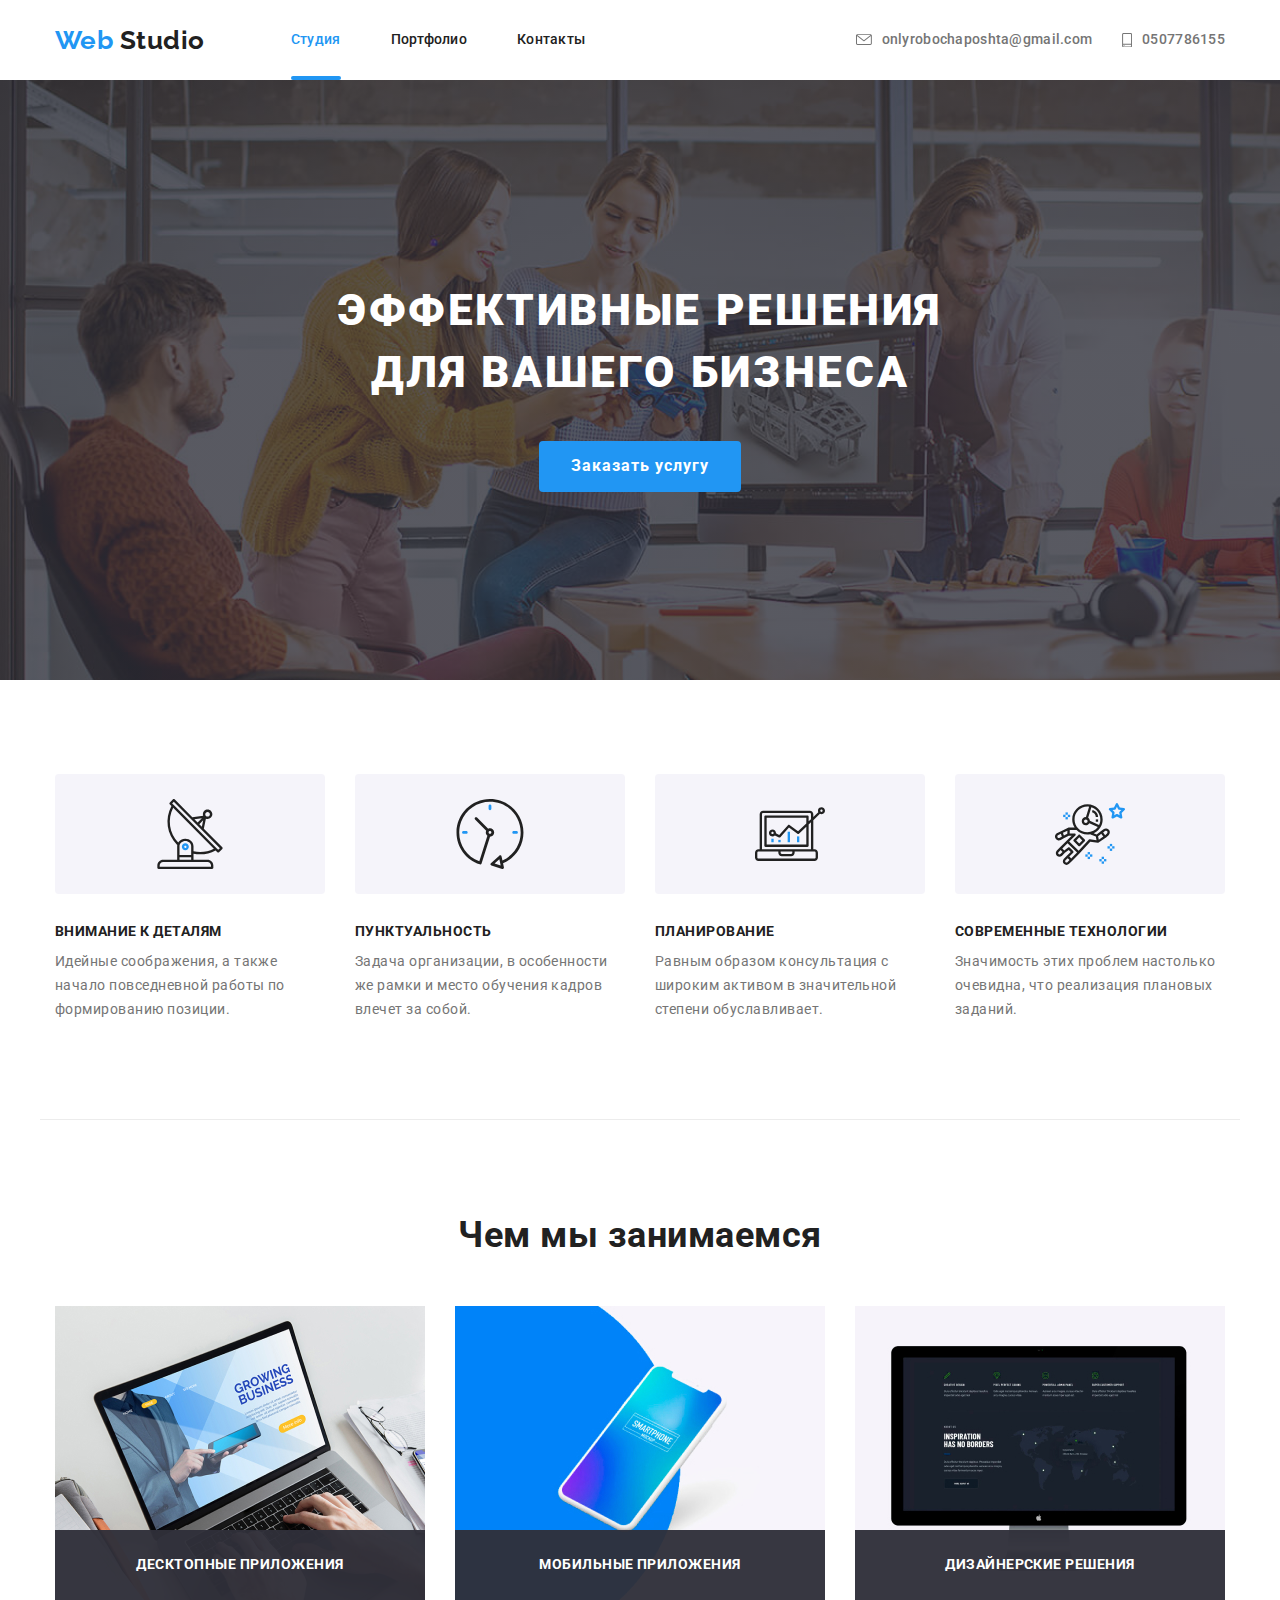
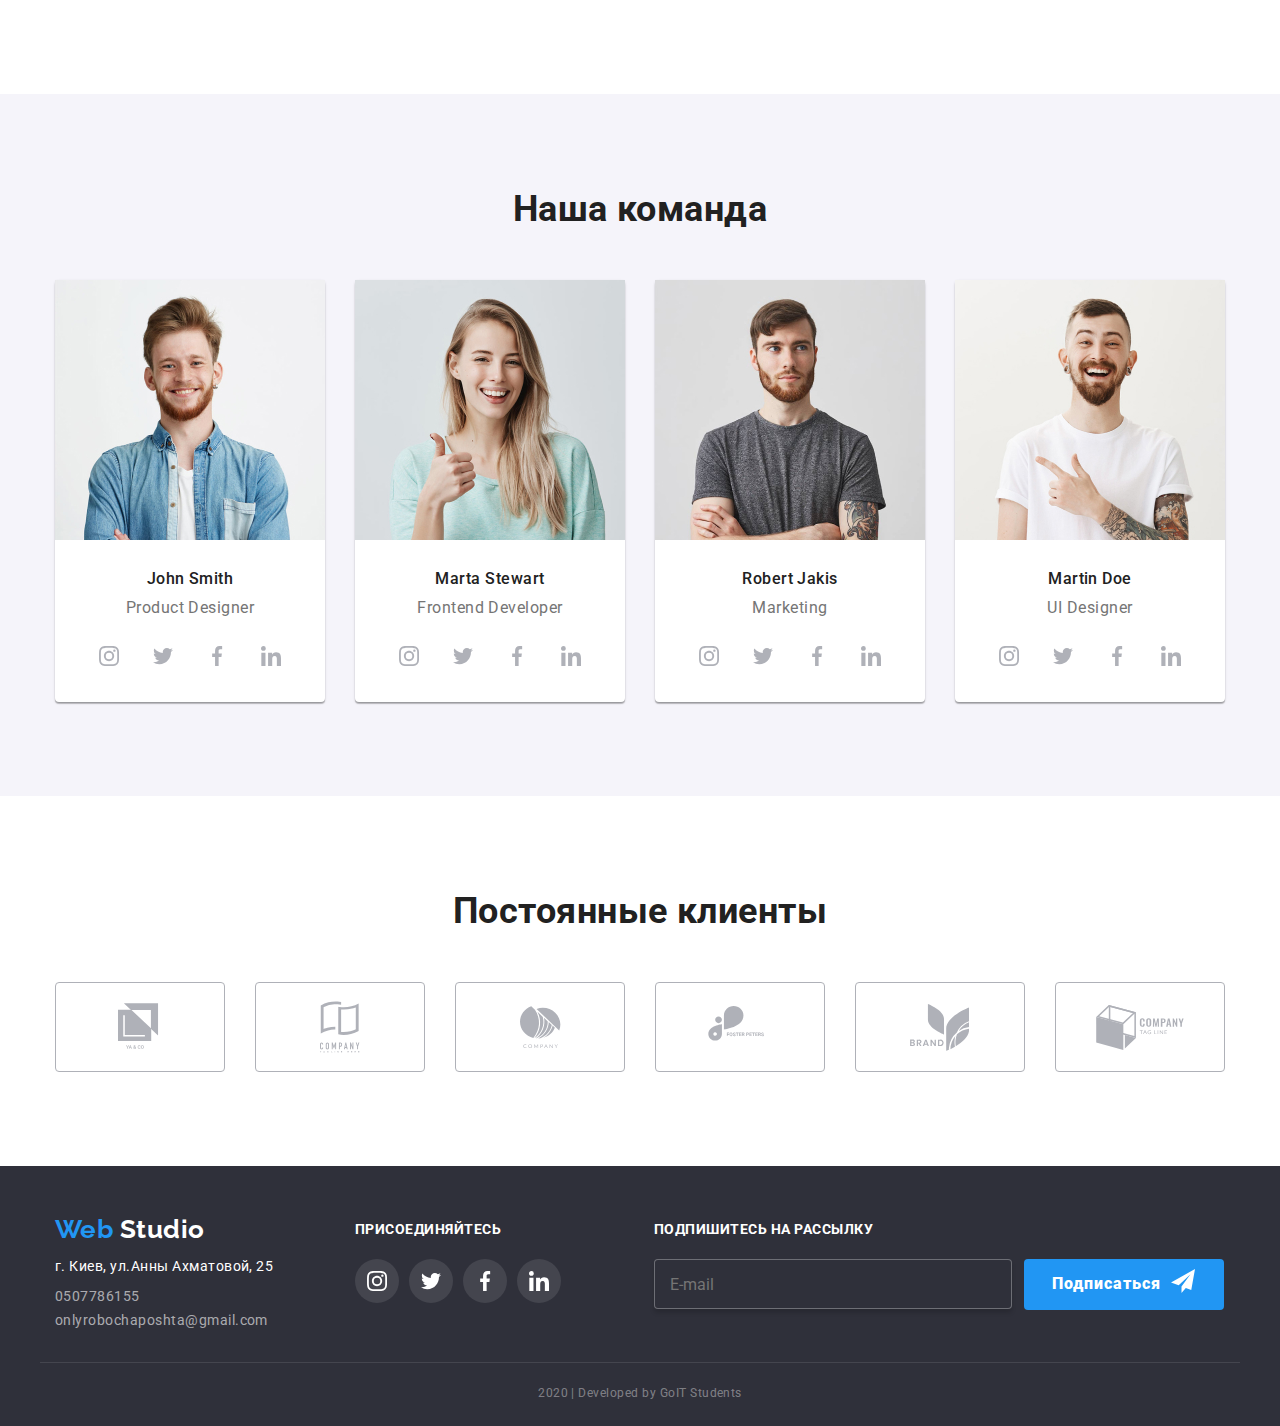
<file: index.html>
<!DOCTYPE html>
<html lang="ru">
  <head>
    <meta charset="UTF-8" />
    <meta name="viewport" content="width=device-width, initial-scale=1.0" />
    <title>Мой ДЗ</title>
    <link
      href="https://fonts.googleapis.com/css2?family=Raleway:wght@700&family=Roboto:wght@400;500;700;900&display=swap"
      rel="stylesheet"
    />
    <link
      rel="stylesheet"
      href="https://cdnjs.cloudflare.com/ajax/libs/modern-normalize/0.6.0/modern-normalize.min.css"
    />
    <link rel="stylesheet" href="./css/mine.min.css" />
  </head>
  <body class="body">
    <header class="page-header">
      <div class="container flex-boxoll flex-boxnav">
        <nav class="flex-boxoll flex-boxnav">
          <a href="./index.html" class="general-a logo">
            <span class="color-logo">Web</span> Studio
          </a>
          <ul class="general-ul nav-list">
            <li class="nav-item">
              <a
                href="./index.html"
                class="general-nav general-a position current"
                >Студия</a
              >
            </li>
            <li class="nav-item">
              <a href="./portfolio.html" class="general-nav general-a"
                >Портфолио</a
              >
            </li>
            <li class="nav-item">
              <a href="" class="general-nav general-a">Контакты</a>
            </li>
          </ul>
        </nav>
        <ul class="general-ul number-info">
          <li class="list-number">
            <a
              href="mailto:onlyrobochaposhta@gmail.com"
              class="number-nav general-a"
            >
              <svg class="mail-icon">
                <use href="./images/spryte.svg#mail"></use>
              </svg>
              onlyrobochaposhta@gmail.com
            </a>
          </li>
          <li class="list-number">
            <a href="tel:0507786155" class="number-nav general-a"
              ><svg class="phone-icon">
                <use href="./images/spryte.svg#phone"></use>
              </svg>
              0507786155
            </a>
          </li>
        </ul>
      </div>
    </header>
    <main>
      <section class="hero">
        <div class="hero-container">
          <h1 class="title-general">эффективные решения для вашего бизнеса</h1>
          <button class="btn" data-modal-open>Заказать услугу</button>
        </div>
      </section>
      <section class="section-one">
        <div class="container">
          <h2 class="hidden-title">О нас</h2>
          <ul class="general-ul general-flex section-oneli">
            <!-- 1 -->
            <li class="about-us">
              <div class="link-block icon-satellite">
                <h3 class="title-text">Внимание к деталям</h3>
                <p class="paragraph-text">
                  Идейные соображения, а также начало повседневной работы по
                  формированию позиции.
                </p>
              </div>
            </li>
            <!-- 2 -->
            <li class="about-us">
              <div class="link-block icon-clock">
                <h3 class="title-text">Пунктуальность</h3>
                <p class="paragraph-text">
                  Задача организации, в особенности же рамки и место обучения
                  кадров влечет за собой.
                </p>
              </div>
            </li>
            <!-- 3 -->
            <li class="about-us">
              <div class="link-block icon-pc">
                <h3 class="title-text">Планирование</h3>
                <p class="paragraph-text">
                  Равным образом консультация с широким активом в значительной
                  степени обуславливает.
                </p>
              </div>
            </li>
            <!-- 4 -->
            <li class="about-us">
              <div class="link-block icon-astronaut">
                <h3 class="title-text">Современные технологии</h3>
                <p class="paragraph-text">
                  Значимость этих проблем настолько очевидна, что реализация
                  плановых заданий.
                </p>
              </div>
            </li>
          </ul>
        </div>
      </section>
      <section class="section-two">
        <div class="container">
          <h2 class="title-h">Чем мы занимаемся</h2>
          <ul class="general-ul general-flex work-list">
            <li class="work-calc">
              <div class="position">
                <img
                  src="./images/img1.jpg"
                  alt="человек работает на ноутбуке"
                  width="370"
                  height="294"
                />
                <div class="text-work">
                  <p class="text-work">Десктопные приложения</p>
                </div>
              </div>
            </li>
            <li class="work-calc">
              <div class="position">
                <img
                  src="./images/img2.jpg"
                  alt="смартфон на котором приложение"
                  width="370"
                  height="294"
                />

                <div class="text-work">
                  <p class="text-work">Мобильные приложения</p>
                </div>
              </div>
            </li>
            <li class="work-calc">
              <div class="position">
                <img
                  src="./images/img3.jpg"
                  alt="персональный компьютер на котором сделан дизайн"
                  width="370"
                  height="294"
                />

                <div class="text-work">
                  <p class="text-work">Дизайнерские решения</p>
                </div>
              </div>
            </li>
          </ul>
        </div>
      </section>
      <section class="section-three">
        <div class="container">
          <h2 class="title-h">Наша команда</h2>
          <ul class="general-ul general-flex work-list">
            <!-- Джош Сміт -->
            <li class="work-card team-calc">
              <img
                src="./images/photo1.jpg"
                alt="фото Джош Сміт"
                width="270"
                height="260"
              />
              <h3 class="name-people">John Smith</h3>
              <p class="work-people">Product Designer</p>
              <ul class="general-ul social-network">
                <li class="item">
                  <a href="" class="social-box"
                    ><svg class="instagram">
                      <use href="./images/spryte.svg#instagram"></use>
                    </svg>
                  </a>
                </li>
                <li class="item">
                  <a href="" class="social-box"
                    ><svg class="twitter">
                      <use href="./images/spryte.svg#twitter"></use>
                    </svg>
                  </a>
                </li>
                <li class="item">
                  <a href="" class="social-box"
                    ><svg class="facebook">
                      <use href="./images/spryte.svg#facebook"></use>
                    </svg>
                  </a>
                </li>
                <li class="item">
                  <a href="" class="social-box"
                    ><svg class="linkedin">
                      <use href="./images/spryte.svg#linkedin"></use>
                    </svg>
                  </a>
                </li>
              </ul>
            </li>
            <!-- Марта Стеварт -->
            <li class="work-card team-calc">
              <img
                src="./images/photo2.jpg"
                alt="фото Марта Стеварт"
                width="270"
                height="260"
              />
              <h3 class="name-people">Marta Stewart</h3>
              <p class="work-people">Frontend Developer</p>
              <ul class="general-ul social-network">
                <li class="item">
                  <a href="" class="social-box"
                    ><svg class="instagram">
                      <use href="./images/spryte.svg#instagram"></use>
                    </svg>
                  </a>
                </li>
                <li class="item">
                  <a href="" class="social-box"
                    ><svg class="twitter">
                      <use href="./images/spryte.svg#twitter"></use>
                    </svg>
                  </a>
                </li>
                <li class="item">
                  <a href="" class="social-box"
                    ><svg class="facebook">
                      <use href="./images/spryte.svg#facebook"></use>
                    </svg>
                  </a>
                </li>
                <li class="item">
                  <a href="" class="social-box"
                    ><svg class="linkedin">
                      <use href="./images/spryte.svg#linkedin"></use>
                    </svg>
                  </a>
                </li>
              </ul>
            </li>
            <!-- Роберт Джахис -->
            <li class="work-card team-calc">
              <img
                src="./images/photo3.jpg"
                alt="фото Роберт Джахис"
                width="270"
                height="260"
              />
              <h3 class="name-people">Robert Jakis</h3>
              <p class="work-people">Marketing</p>
              <ul class="general-ul social-network">
                <li class="item">
                  <a href="" class="social-box"
                    ><svg class="instagram">
                      <use href="./images/spryte.svg#instagram"></use>
                    </svg>
                  </a>
                </li>
                <li class="item">
                  <a href="" class="social-box"
                    ><svg class="twitter">
                      <use href="./images/spryte.svg#twitter"></use>
                    </svg>
                  </a>
                </li>
                <li class="item">
                  <a href="" class="social-box"
                    ><svg class="facebook">
                      <use href="./images/spryte.svg#facebook"></use>
                    </svg>
                  </a>
                </li>
                <li class="item">
                  <a href="" class="social-box"
                    ><svg class="linkedin">
                      <use href="./images/spryte.svg#linkedin"></use>
                    </svg>
                  </a>
                </li>
              </ul>
            </li>
            <!-- Мартин Дуе -->
            <li class="work-card team-calc">
              <img
                src="./images/photo4.jpg"
                alt="фото Мартин Дуе"
                width="270"
                height="260"
              />
              <h3 class="name-people">Martin Doe</h3>
              <p class="work-people">UI Designer</p>
              <ul class="general-ul social-network">
                <li class="item">
                  <a href="" class="social-box"
                    ><svg class="instagram">
                      <use href="./images/spryte.svg#instagram"></use>
                    </svg>
                  </a>
                </li>
                <li class="item">
                  <a href="" class="social-box"
                    ><svg class="twitter">
                      <use href="./images/spryte.svg#twitter"></use>
                    </svg>
                  </a>
                </li>
                <li class="item">
                  <a href="" class="social-box"
                    ><svg class="facebook">
                      <use href="./images/spryte.svg#facebook"></use>
                    </svg>
                  </a>
                </li>
                <li class="item">
                  <a href="" class="social-box"
                    ><svg class="linkedin">
                      <use href="./images/spryte.svg#linkedin"></use>
                    </svg>
                  </a>
                </li>
              </ul>
            </li>
          </ul>
        </div>
      </section>
      <section class="section-four">
        <div class="container">
          <h2 class="title-h">Постоянные клиенты</h2>
          <ul class="general-ul company">
            <li class="item-company">
              <a href="" class="general-a company-border">
                <svg class="logo-one">
                  <use href="./images/spryte.svg#logo-1"></use>
                </svg>
              </a>
            </li>
            <li class="item-company">
              <a href="" class="general-a company-border">
                <svg class="logo-two">
                  <use href="./images/spryte.svg#logo-2"></use>
                </svg>
              </a>
            </li>
            <li class="item-company">
              <a href="" class="general-a company-border">
                <svg class="logo-three">
                  <use href="./images/spryte.svg#logo-3"></use>
                </svg>
              </a>
            </li>
            <li class="item-company">
              <a href="" class="general-a company-border">
                <svg class="logo-four">
                  <use href="./images/spryte.svg#logo-4"></use>
                </svg>
              </a>
            </li>
            <li class="item-company">
              <a href="" class="general-a company-border">
                <svg class="logo-five">
                  <use href="./images/spryte.svg#logo-5"></use>
                </svg>
              </a>
            </li>
            <li class="item-company">
              <a href="" class="general-a company-border">
                <svg class="logo-six">
                  <use href="./images/spryte.svg#logo-6"></use>
                </svg>
              </a>
            </li>
          </ul>
        </div>
      </section>
    </main>
    <footer class="bg-footer">
      <div class="container flex-footer">
        <div class="adrfooter-div">
          <a href="./index.html" class="general-a logo">
            <span class="color-logo">Web</span> Studio</a
          >
          <address class="general-address">
            <p class="street">г. Киев, ул.Анны Ахматовой, 25</p>
            <ul class="general-ul address-ul">
              <li>
                <a href="tel:0507786155" class="general-a number-footer"
                  >0507786155</a
                >
              </li>
              <li>
                <a
                  href="mailto:onlyrobochaposhta@gmail.com"
                  class="general-a number-footer"
                >
                  onlyrobochaposhta@gmail.com
                </a>
              </li>
            </ul>
          </address>
        </div>
        <div class="footer-m">
          <h2 class="footer-heading">присоединяйтесь</h2>
          <ul class="general-ul general-flex">
            <li class="item">
              <a href="" class="general-a fsocial-box">
                <svg class="instagram-two">
                  <use href="./images/spryte.svg#instagram-2"></use>
                </svg>
              </a>
            </li>
            <li class="item">
              <a href="" class="general-a fsocial-box">
                <svg class="twitter-two">
                  <use href="./images/spryte.svg#twitter-2"></use>
                </svg>
              </a>
            </li>
            <li class="item">
              <a href="" class="general-a fsocial-box">
                <svg class="facebook-two">
                  <use href="./images/spryte.svg#facebook-2"></use>
                </svg>
              </a>
            </li>
            <li class="item">
              <a href="" class="general-a fsocial-box">
                <svg class="linkedin-two">
                  <use href="./images/spryte.svg#linkedin-2"></use>
                </svg>
              </a>
            </li>
          </ul>
        </div>
        <form action="" class="ssfooter-div">
          <h2 class="footer-heading">Подпишитесь на рассылку</h2>
          <div class="flex-sub">
            <label></label>
              <input type="text" name="Email" class="input" placeholder="E-mail"/>
              <button class="footerbtn-text icon-btn">
                Подписаться
              </button> 
              </label>
          </div>
        </form>
      </div>
      <p class="copyright">2020 | Developed by GoIT Students</p>
    </footer>
    <!-- modal -->
    <div role="group" class="modal is-hidden" data-modal>
      <form action="" class="modal-form" autocomplete="off">
        <button class="btn-close" data-modal-close></button>
        <p class="modal-p">Оставьте свои данные, мы вам перезвоним</p>
<ul class="general-ul">
        <li class="form-input">
          <label>
            <input
              type="text"
              name="name"
              placeholder=" "
              class="input-modal"
            /><svg class="images-modal">
              <use href="./images/spryte.svg#name"></use>
            </svg>
            <span class="text-form">Имя</span>
          </label>
        </li>
        <li class="form-input">
          <label>
            <input
              type="tel"
              name="tel"
              placeholder=" "
              class="input-modal"
            /><svg class="images-modal">
              <use href="./images/spryte.svg#tel"></use>
            </svg>
            <span class="text-form">Телефон</span> 
            </label>
        </li>
        <li class="form-input">
          <label>
            <input
              type="email"
              name="email"
              placeholder=" "
              class="input-modal"
            /><svg class="images-modal">
              <use href="./images/spryte.svg#email"></use>
            </svg>
            <span class="text-form">Почта</span> 
          </label>
        </li>
        <li class="form-inputcom">
          <label>
            <textarea name="comment" placeholder=" " class="input-textarea"></textarea>
            <span class="text-formcom">Комментарий</span>
          </label>
        </li>
        <li>
        <label class="policy"
          ><input
            class="policy-input"
            name="policy"
            type="checkbox"
            value="policy"
          />Соглашаюсь с рассылкой и принимаю
          <a href="" class="general-a">Условия договора</a>
          <span class="icon-modal"></span>
        </label>
        </li>
</ul>
        <button type="submit" class="btn-modal">Отправить</button>
      </form>
    </div>
    <script src="./js/modal.js"></script>
  </body>
</html>
</file>
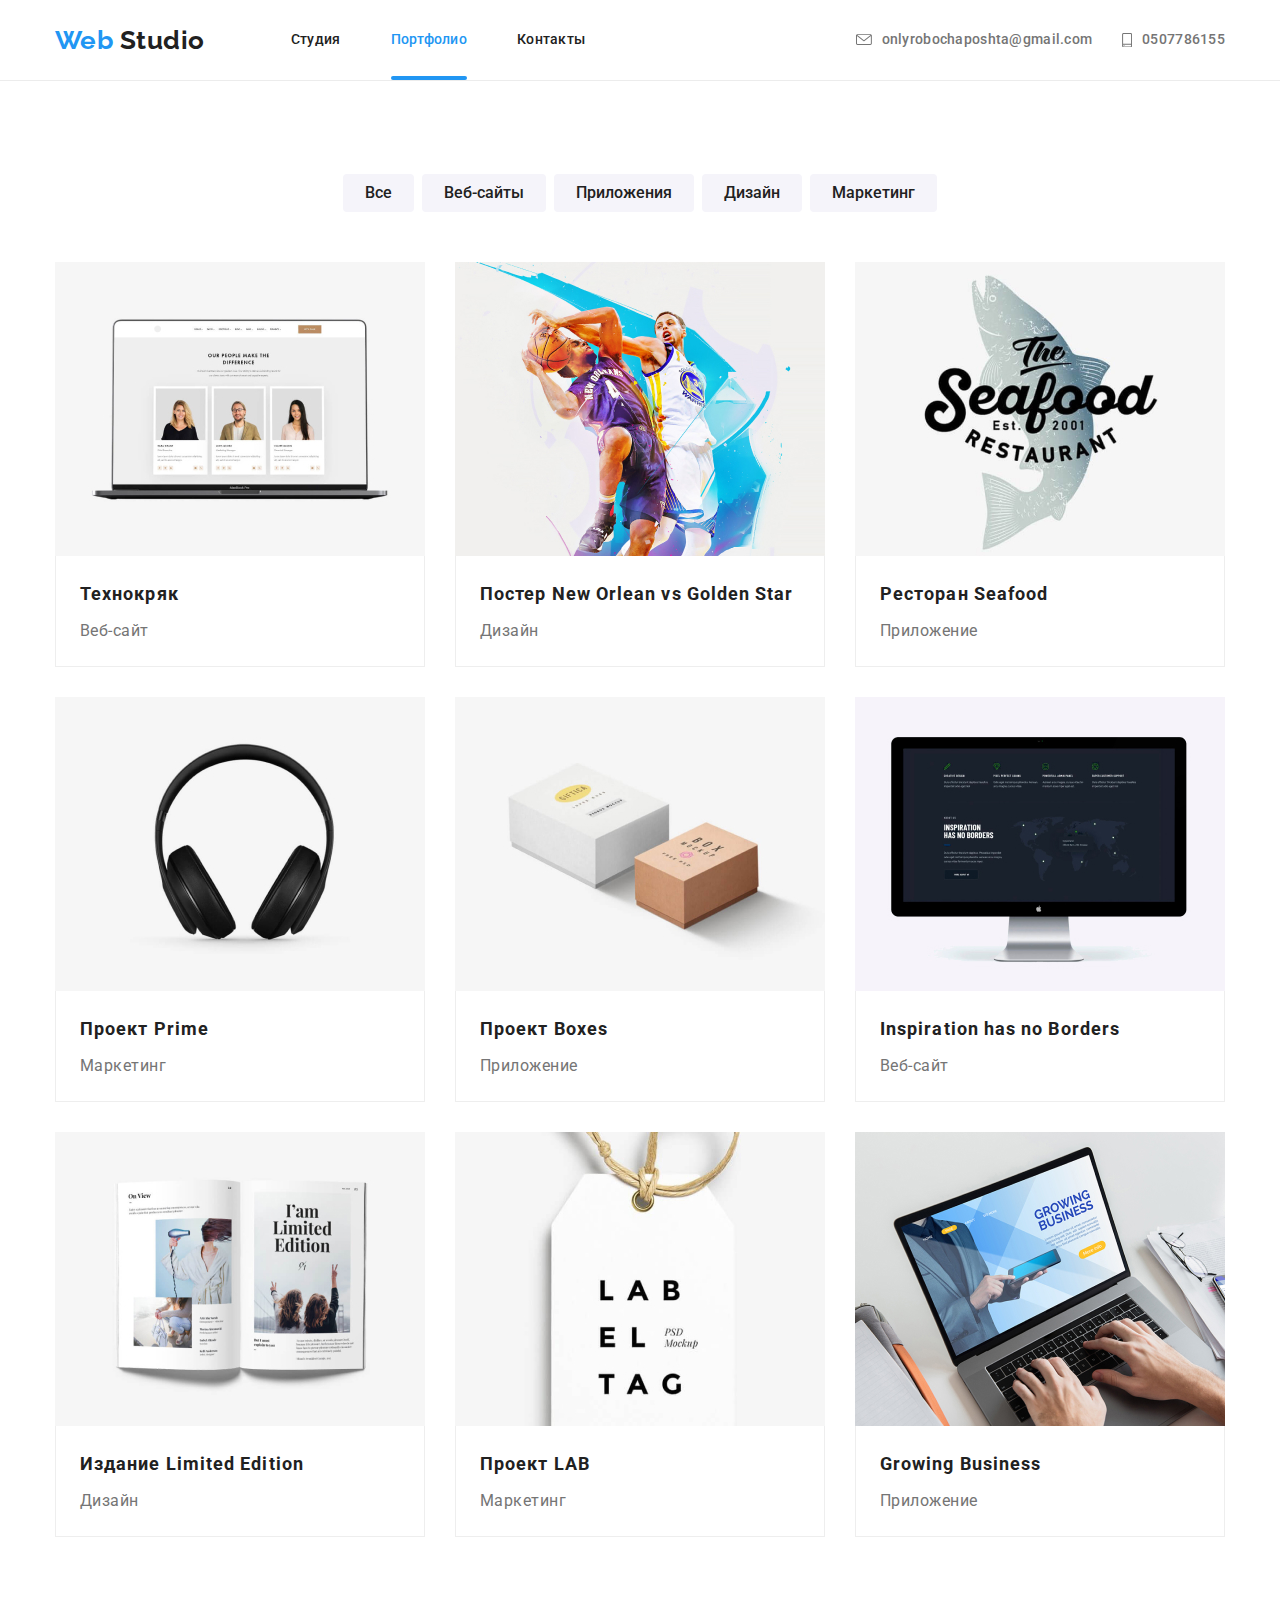
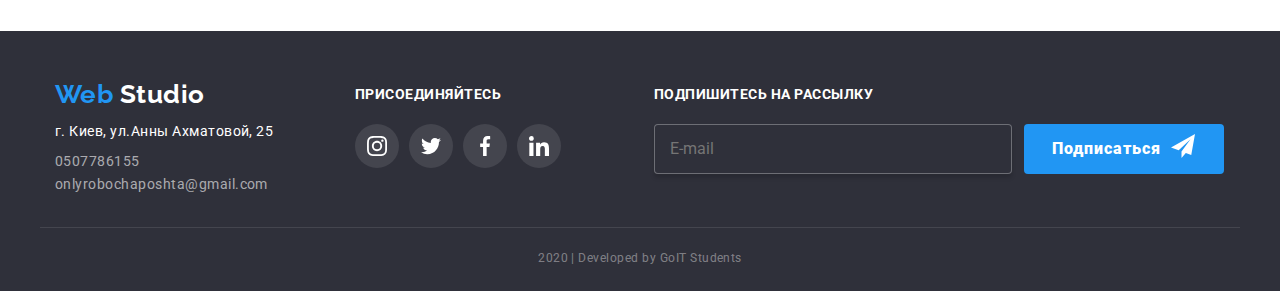
<file: portfolio.html>
<!DOCTYPE html>
<html lang="ru">
  <head>
    <meta charset="UTF-8" />
    <meta name="viewport" content="width=device-width, initial-scale=1.0" />
    <title>Мой ДЗ</title>
    <link
      href="https://fonts.googleapis.com/css2?family=Raleway:wght@700&family=Roboto:wght@400;500;700;900&display=swap"
      rel="stylesheet"
    />
    <link
      rel="stylesheet"
      href="https://cdnjs.cloudflare.com/ajax/libs/modern-normalize/0.6.0/modern-normalize.min.css"
    />
    <link rel="stylesheet" href="./css/mine.min.css" />
  </head>

  <body class="body">
    <header class="header-portfolio">
      <div class="container flex-boxoll flex-boxnav">
        <nav class="flex-boxoll flex-boxnav">
          <a href="./index.html" class="general-a logo">
            <span class="color-logo">Web</span> Studio
          </a>
          <ul class="general-ul nav-list">
            <li class="nav-item">
              <a href="./index.html" class="general-nav general-a">Студия</a>
            </li>
            <li class="nav-item">
              <a
                href="./portfolio.html"
                class="general-nav general-a position current"
                >Портфолио</a
              >
            </li>
            <li class="nav-item">
              <a href="" class="general-nav general-a">Контакты</a>
            </li>
          </ul>
        </nav>
        <ul class="general-ul number-info">
          <li class="list-number">
            <a
              href="mailto:onlyrobochaposhta@gmail.com"
              class="number-nav general-a"
            >
              <svg class="mail-icon">
                <use href="./images/spryte.svg#mail"></use>
              </svg>
              onlyrobochaposhta@gmail.com
            </a>
          </li>
          <li class="list-number">
            <a href="tel:0507786155" class="number-nav general-a"
              ><svg class="phone-icon">
                <use href="./images/spryte.svg#phone"></use>
              </svg>
              0507786155
            </a>
          </li>
        </ul>
      </div>
    </header>
    <main>
      <section>
        <div class="container-portfolio">
          <h1 class="hidden-title">Нашы проекты</h1>
          <ul class="general-ul flex-boxoll button-list">
            <li class="button-m">
              <button type="button" class="button-box">
                <span class="button-text"> Все </span>
              </button>
            </li>
            <li class="button-m">
              <button type="button" class="button-box">Веб-сайты</button>
            </li>
            <li class="button-m">
              <button type="button" class="button-box">Приложения</button>
            </li>
            <li class="button-m">
              <button type="button" class="button-box">Дизайн</button>
            </li>
            <li class="button-m">
              <button type="button" class="button-box">Маркетинг</button>
            </li>
          </ul>
          <ul class="general-ul p-list">
            <li class="flex-li">
              <a href="" class="general-a">
                <div class="position">
                  <img
                    src="./images/img-porfolio.jpg"
                    alt=""
                    width="370"
                    height="294"
                    class="custom-img"
                  />
                  <div class="overlay">
                    <p class="portfolio-text">
                      Технокряк это современная площадка распространения
                      коронавируса. Компании используют эту платформу для
                      цифрового шпионажа и атак на защищённые сервера
                      конкурентов.
                    </p>
                  </div>
                </div>

                <div class="portfolio-card">
                  <h2 class="portfolio-h">Технокряк</h2>
                  <p class="portfolio-pone">Веб-сайт</p>
                </div>
              </a>
            </li>
            <li class="flex-li">
              <a href="" class="general-a">
                <div class="position">
                  <img
                    src="./images/img-porfolio2.jpg"
                    alt=""
                    width="370"
                    height="294"
                    class="custom-img"
                  />
                  <div class="overlay">
                    <p class="portfolio-text">
                      Технокряк это современная площадка распространения
                      коронавируса. Компании используют эту платформу для
                      цифрового шпионажа и атак на защищённые сервера
                      конкурентов.
                    </p>
                  </div>
                </div>
                <div class="portfolio-card">
                  <h2 class="portfolio-h">Постер New Orlean vs Golden Star</h2>
                  <p class="portfolio-pone">Дизайн</p>
                </div>
              </a>
            </li>
            <li class="flex-li">
              <a href="" class="general-a">
                <div class="position">
                  <img
                    src="./images/img-porfolio3.jpg"
                    alt=""
                    width="370"
                    height="294"
                    class="custom-img"
                  />
                  <div class="overlay">
                    <p class="portfolio-text">
                      Технокряк это современная площадка распространения
                      коронавируса. Компании используют эту платформу для
                      цифрового шпионажа и атак на защищённые сервера
                      конкурентов.
                    </p>
                  </div>
                </div>
                <div class="portfolio-card">
                  <h2 class="portfolio-h">Ресторан Seafood</h2>
                  <p class="portfolio-pone">Приложение</p>
                </div>
              </a>
            </li>
            <li class="flex-li">
              <a href="" class="general-a">
                <div class="position">
                  <img
                    src="./images/img-porfolio4.jpg"
                    alt=""
                    width="370"
                    height="294"
                    class="custom-img"
                  />
                  <div class="overlay">
                    <p class="portfolio-text">
                      Технокряк это современная площадка распространения
                      коронавируса. Компании используют эту платформу для
                      цифрового шпионажа и атак на защищённые сервера
                      конкурентов.
                    </p>
                  </div>
                </div>
                <div class="portfolio-card">
                  <h2 class="portfolio-h">Проект Prime</h2>
                  <p class="portfolio-pone">Маркетинг</p>
                </div>
              </a>
            </li>
            <li class="flex-li">
              <a href="" class="general-a">
                <div class="position">
                  <img
                    src="./images/img-porfolio5.jpg"
                    alt=""
                    width="370"
                    height="294"
                    class="custom-img"
                  />
                  <div class="overlay">
                    <p class="portfolio-text">
                      Технокряк это современная площадка распространения
                      коронавируса. Компании используют эту платформу для
                      цифрового шпионажа и атак на защищённые сервера
                      конкурентов.
                    </p>
                  </div>
                </div>
                <div class="portfolio-card">
                  <h2 class="portfolio-h">Проект Boxes</h2>
                  <p class="portfolio-pone">Приложение</p>
                </div>
              </a>
            </li>
            <li class="flex-li">
              <a href="" class="general-a">
                <div class="position">
                  <img
                    src="./images/img-porfolio6.jpg"
                    alt=""
                    width="370"
                    height="294"
                    class="custom-img"
                  />
                  <div class="overlay">
                    <p class="portfolio-text">
                      Технокряк это современная площадка распространения
                      коронавируса. Компании используют эту платформу для
                      цифрового шпионажа и атак на защищённые сервера
                      конкурентов.
                    </p>
                  </div>
                </div>
                <div class="portfolio-card">
                  <h2 class="portfolio-h">Inspiration has no Borders</h2>
                  <p class="portfolio-pone">Веб-сайт</p>
                </div>
              </a>
            </li>
            <li class="flex-li">
              <a href="" class="general-a">
                <div class="position">
                  <img
                    src="./images/img-porfolio7.jpg"
                    alt=""
                    width="370"
                    height="294"
                    class="custom-img"
                  />
                  <div class="overlay">
                    <p class="portfolio-text">
                      Технокряк это современная площадка распространения
                      коронавируса. Компании используют эту платформу для
                      цифрового шпионажа и атак на защищённые сервера
                      конкурентов.
                    </p>
                  </div>
                </div>
                <div class="portfolio-card">
                  <h2 class="portfolio-h">Издание Limited Edition</h2>
                  <p class="portfolio-pone">Дизайн</p>
                </div>
              </a>
            </li>
            <li class="flex-li">
              <a href="" class="general-a">
                <div class="position">
                  <img
                    src="./images/img-porfolio8.jpg"
                    alt=""
                    width="370"
                    height="294"
                    class="custom-img"
                  />
                  <div class="overlay">
                    <p class="portfolio-text">
                      Технокряк это современная площадка распространения
                      коронавируса. Компании используют эту платформу для
                      цифрового шпионажа и атак на защищённые сервера
                      конкурентов.
                    </p>
                  </div>
                </div>
                <div class="portfolio-card">
                  <h2 class="portfolio-h">Проект LAB</h2>
                  <p class="portfolio-pone">Маркетинг</p>
                </div>
              </a>
            </li>
            <li class="flex-li">
              <a href="" class="general-a">
                <div class="position">
                  <img src="./images/img1.jpg" alt="" class="custom-img" />
                  <div class="overlay">
                    <p class="portfolio-text">
                      Технокряк это современная площадка распространения
                      коронавируса. Компании используют эту платформу для
                      цифрового шпионажа и атак на защищённые сервера
                      конкурентов.
                    </p>
                  </div>
                </div>
                <div class="portfolio-card">
                  <h2 class="portfolio-h">Growing Business</h2>
                  <p class="portfolio-pone">Приложение</p>
                </div>
              </a>
            </li>
          </ul>
        </div>
      </section>
    </main>
    <footer class="bg-footer">
      <div class="container flex-footer">
        <div class="adrfooter-div">
          <a href="./index.html" class="general-a logo">
            <span class="color-logo">Web</span> Studio</a>
          <address class="general-address">
            <p class="street">г. Киев, ул.Анны Ахматовой, 25</p>
            <ul class="general-ul address-ul">
              <li>
                <a href="tel:0507786155" class="general-a number-footer">0507786155</a>
              </li>
              <li>
                <a href="mailto:onlyrobochaposhta@gmail.com" class="general-a number-footer">
                  onlyrobochaposhta@gmail.com
                </a>
              </li>
            </ul>
          </address>
        </div>
        <div class="footer-m">
          <h2 class="footer-heading">присоединяйтесь</h2>
          <ul class="general-ul general-flex">
            <li class="item">
              <a href="" class="general-a fsocial-box">
                <svg class="instagram-two">
                  <use href="./images/spryte.svg#instagram-2"></use>
                </svg>
              </a>
            </li>
            <li class="item">
              <a href="" class="general-a fsocial-box">
                <svg class="twitter-two">
                  <use href="./images/spryte.svg#twitter-2"></use>
                </svg>
              </a>
            </li>
            <li class="item">
              <a href="" class="general-a fsocial-box">
                <svg class="facebook-two">
                  <use href="./images/spryte.svg#facebook-2"></use>
                </svg>
              </a>
            </li>
            <li class="item">
              <a href="" class="general-a fsocial-box">
                <svg class="linkedin-two">
                  <use href="./images/spryte.svg#linkedin-2"></use>
                </svg>
              </a>
            </li>
          </ul>
        </div>
        <form action="" class="ssfooter-div">
          <h2 class="footer-heading">Подпишитесь на рассылку</h2>
          <div class="flex-sub">
            <label></label>
            <input type="text" name="Email" class="input" placeholder="E-mail" />
            <button class="footerbtn-text icon-btn">
              Подписаться
            </button>
            </label>
          </div>
        </form>
      </div>
      <p class="copyright">2020 | Developed by GoIT Students</p>
    </footer>
  </body>
</html>
</file>
<file: css/mine.min.css>
.icon-satellite::before{background-image:url("../images/satellite.svg")}.icon-clock::before{background-image:url("../images/clock.svg")}.icon-pc::before{background-image:url("../images/pc.svg")}.icon-astronaut::before{background-image:url("../images/astronaut.svg")}.hidden-title{margin:0;display:none}body{background-color:#fff;color:#212121;letter-spacing:0.03em;font-family:Roboto, sans-serif}img{display:block}.general-a{text-decoration:none;color:#212121}.general-ul{margin:0;padding:0;list-style:none}.btn{display:inline-block;color:#fff;background-color:#2196f3;font-weight:700;font-size:16px;line-height:1.9;letter-spacing:0.06em;display:inline-block;border-radius:4px;padding:10px 32px;text-align:center;min-width:200px;border:none}.footerbtn-text{display:inline-block;color:#fff;background-color:#2196f3;font-weight:900;font-size:16px;line-height:1.9;letter-spacing:0.06em;display:-webkit-box;display:-ms-flexbox;display:flex;border-radius:4px;padding:10px 28px;text-align:center;min-width:200px;border:none;cursor:pointer}.footerbtn-text:focus{outline:2px solid #fff}.input{color:#fff;padding:16px 15px;background-color:#2f303a;border:1px solid rgba(255,255,255,0.3);-webkit-box-shadow:0px 4px 4px rgba(0,0,0,0.15);box-shadow:0px 4px 4px rgba(0,0,0,0.15);border-radius:4px;outline:none}.icon-btn::after{content:'';display:block;width:24px;height:24px;background-repeat:no-repeat;background-position:center;margin-left:10px;background-image:url(../images/icon-send.svg)}.container{margin:0 auto;width:1200px;padding-left:15px;padding-right:15px}.link-block{display:block}.link-block::before{display:block;content:'';width:270px;height:120px;background-repeat:no-repeat;background-position:center;background-color:#f5f4fa;border-radius:4px}.header-portfolio{border-bottom-width:1px;border-bottom-style:solid;border-bottom-color:#ececec}.general-nav{color:#212121;display:block;padding-top:32px;padding-bottom:32px;font-weight:500;font-size:14px;line-height:1.14;letter-spacing:0.02em;outline:none;-webkit-transition:color 250ms cubic-bezier(0.4, 0, 0.2, 1);transition:color 250ms cubic-bezier(0.4, 0, 0.2, 1)}.number-nav{display:-webkit-box;display:-ms-flexbox;display:flex;-webkit-box-align:center;-ms-flex-align:center;align-items:center;color:#757575;font-weight:500;font-size:14px;line-height:1.14;letter-spacing:0.02em;outline:none;-webkit-transition:color 250ms cubic-bezier(0.4, 0, 0.2, 1);transition:color 250ms cubic-bezier(0.4, 0, 0.2, 1)}.phone-icon{fill:#757575;width:10px;height:14.94px;margin-right:10px;-webkit-transition:fill 250ms cubic-bezier(0.4, 0, 0.2, 1);transition:fill 250ms cubic-bezier(0.4, 0, 0.2, 1)}.mail-icon{fill:#757575;width:16px;height:11.2px;margin-right:10px;-webkit-transition:fill 250ms cubic-bezier(0.4, 0, 0.2, 1);transition:fill 250ms cubic-bezier(0.4, 0, 0.2, 1)}.general-nav:hover,.general-nav:focus,.number-nav:hover,.number-nav:focus{color:#2196f3}.number-nav:hover .phone-icon{fill:#2196f3}.number-nav:focus .phone-icon{fill:#2196f3}.number-nav:hover .mail-icon{fill:#2196f3}.number-nav:focus .mail-icon{fill:#2196f3}.list-number{display:-webkit-box;display:-ms-flexbox;display:flex}.number-info .list-number:not(:last-child){margin-right:30px}.number-info{margin-left:auto}.current{color:#2196f3}.current::after{position:absolute;bottom:0;content:'';display:block;background-color:#2196f3;width:100%;height:4px;border-radius:2px}.general-ul.nav-list{display:-webkit-box;display:-ms-flexbox;display:flex}.nav-list .nav-item:not(:last-child){margin-right:50px}.nav-list{margin-left:86px}.number-info{display:-webkit-box;display:-ms-flexbox;display:flex}.flex-boxoll{display:-webkit-box;display:-ms-flexbox;display:flex}.flex-boxnav{-webkit-box-align:center;-ms-flex-align:center;align-items:center}.modal{position:fixed;top:0;left:0;width:100%;height:100%;background-color:rgba(0,0,0,0.2);opacity:1;-webkit-transition:opacity 250ms cubic-bezier(0.4, 0, 0.2, 1);transition:opacity 250ms cubic-bezier(0.4, 0, 0.2, 1)}.modal.is-hidden{opacity:0;pointer-events:none}.modal.is-hidden .modal-form{-webkit-transform:translate(-50%, -50%) scale(0.1);transform:translate(-50%, -50%) scale(0.1)}.modal-form{position:absolute;top:50%;left:50%;text-align:center;background-color:#fff;padding:40px 40px;width:528px;height:581px;margin:0 auto;-webkit-transform:translate(-50%, -50%) scale(1);transform:translate(-50%, -50%) scale(1);-webkit-transition:-webkit-transform 250ms cubic-bezier(0.4, 0, 0.2, 1);transition:-webkit-transform 250ms cubic-bezier(0.4, 0, 0.2, 1);transition:transform 250ms cubic-bezier(0.4, 0, 0.2, 1);transition:transform 250ms cubic-bezier(0.4, 0, 0.2, 1), -webkit-transform 250ms cubic-bezier(0.4, 0, 0.2, 1)}.modal-p{margin-top:0px;margin-bottom:30px;font-weight:700;font-size:20px;line-height:1.15}.input-modal{width:448px;height:40px;padding:12px 42px;border:1px solid rgba(33,33,33,0.2);border-radius:4px;display:inline-block;outline:none}.input-modal:focus{border:1px solid #2196f3;border-radius:4px}.input-textarea{width:448px;height:120px;border:1px solid rgba(33,33,33,0.2);border-radius:4px;resize:none;outline:none}.input-textarea:focus{border:1px solid #2196f3;border-radius:4px}.policy{position:relative;display:inline-block;color:#757575;font-weight:400;font-size:14px;line-height:1.71;margin-bottom:30px}.policy-input{margin-left:23.48px;-webkit-appearance:none;-moz-appearance:none;appearance:none}.policy .general-a{display:inline-block;color:#2196f3;text-decoration:underline;font-weight:400;font-size:14px;line-height:1.71}.btn-modal{padding:10px 55px;background:#2196f3;color:#fff;-webkit-box-shadow:0px 4px 4px rgba(0,0,0,0.15);box-shadow:0px 4px 4px rgba(0,0,0,0.15);border:none;border-radius:4px;font-weight:700;font-size:16px;line-height:1.87;letter-spacing:0.06em}.form-input{position:relative;margin-bottom:28px}.form-inputcom{position:relative;margin-bottom:20px}.text-formcom{position:absolute;top:3px;left:3px;display:inline-block;color:#757575;font-weight:400;font-size:14px;line-height:1.14;letter-spacing:0.01em;-webkit-transition:color 250ms cubic-bezier(0.4, 0, 0.2, 1),line-height 250ms cubic-bezier(0.4, 0, 0.2, 1),font-size 250ms cubic-bezier(0.4, 0, 0.2, 1),-webkit-transform 250ms cubic-bezier(0.4, 0, 0.2, 1);transition:color 250ms cubic-bezier(0.4, 0, 0.2, 1),line-height 250ms cubic-bezier(0.4, 0, 0.2, 1),font-size 250ms cubic-bezier(0.4, 0, 0.2, 1),-webkit-transform 250ms cubic-bezier(0.4, 0, 0.2, 1);transition:transform 250ms cubic-bezier(0.4, 0, 0.2, 1),color 250ms cubic-bezier(0.4, 0, 0.2, 1),line-height 250ms cubic-bezier(0.4, 0, 0.2, 1),font-size 250ms cubic-bezier(0.4, 0, 0.2, 1);transition:transform 250ms cubic-bezier(0.4, 0, 0.2, 1),color 250ms cubic-bezier(0.4, 0, 0.2, 1),line-height 250ms cubic-bezier(0.4, 0, 0.2, 1),font-size 250ms cubic-bezier(0.4, 0, 0.2, 1),-webkit-transform 250ms cubic-bezier(0.4, 0, 0.2, 1)}.text-form{position:absolute;top:50%;left:42px;display:inline-block;color:#757575;font-weight:400;font-size:14px;line-height:1.14;letter-spacing:0.01em;-webkit-transform:translateY(-50%);transform:translateY(-50%);-webkit-transition:color 250ms cubic-bezier(0.4, 0, 0.2, 1),line-height 250ms cubic-bezier(0.4, 0, 0.2, 1),font-size 250ms cubic-bezier(0.4, 0, 0.2, 1),-webkit-transform 250ms cubic-bezier(0.4, 0, 0.2, 1);transition:color 250ms cubic-bezier(0.4, 0, 0.2, 1),line-height 250ms cubic-bezier(0.4, 0, 0.2, 1),font-size 250ms cubic-bezier(0.4, 0, 0.2, 1),-webkit-transform 250ms cubic-bezier(0.4, 0, 0.2, 1);transition:transform 250ms cubic-bezier(0.4, 0, 0.2, 1),color 250ms cubic-bezier(0.4, 0, 0.2, 1),line-height 250ms cubic-bezier(0.4, 0, 0.2, 1),font-size 250ms cubic-bezier(0.4, 0, 0.2, 1);transition:transform 250ms cubic-bezier(0.4, 0, 0.2, 1),color 250ms cubic-bezier(0.4, 0, 0.2, 1),line-height 250ms cubic-bezier(0.4, 0, 0.2, 1),font-size 250ms cubic-bezier(0.4, 0, 0.2, 1),-webkit-transform 250ms cubic-bezier(0.4, 0, 0.2, 1)}.images-modal{position:absolute;top:50%;left:16px;fill:#212121;display:inline-block;width:18px;height:18px;-webkit-transform:translateY(-50%);transform:translateY(-50%);-webkit-transition:fill 250ms cubic-bezier(0.4, 0, 0.2, 1);transition:fill 250ms cubic-bezier(0.4, 0, 0.2, 1)}.input-modal:focus ~ .text-form,.input-modal:not(:placeholder-shown) ~ .text-form{-webkit-transform:translate(-24px, -38px);transform:translate(-24px, -38px);color:#2196f3;font-size:12px;line-height:1.16}.input-modal:focus ~ .images-modal{fill:#2196f3}.input-textarea:focus+.text-formcom,.input-textarea:not(:placeholder-shown)+.text-formcom{-webkit-transform:translateY(-21px);transform:translateY(-21px);color:#2196f3;font-size:12px;line-height:1.16}.icon-modal{position:absolute;top:50%;left:0;display:inline-block;width:15px;height:15px;border:2px solid black;border-radius:4px;-webkit-transform:translateY(-50%);transform:translateY(-50%)}.policy-input:checked ~ .icon-modal{background-color:#2196f3;background-image:url(../images/checked.svg);background-size:contain;background-origin:border-box;border-color:#2196f3}.btn-close{position:absolute;top:-10px;right:-10px;width:30px;height:30px;background-image:url(../images/close-modal.svg);background-color:#fff;border:none;border-radius:50%;-webkit-box-shadow:0px 2px 1px rgba(0,0,0,0.2),0px 1px 1px rgba(0,0,0,0.14),0px 1px 3px rgba(0,0,0,0.12);box-shadow:0px 2px 1px rgba(0,0,0,0.2),0px 1px 1px rgba(0,0,0,0.14),0px 1px 3px rgba(0,0,0,0.12)}.hero{background-image:-webkit-gradient(linear, left top, right top, from(rgba(47,48,58,0.8)), to(rgba(47,48,58,0.8))),url(../images/header.jpg);background-image:linear-gradient(to right, rgba(47,48,58,0.8), rgba(47,48,58,0.8)),url(../images/header.jpg);max-width:1600px;text-align:center;margin-left:auto;margin-right:auto}.hero-container{margin:0 auto;width:1200px;height:600px;padding-top:200px;padding-bottom:200px}.title-general{color:#fff;margin-top:0;margin-bottom:38px;margin-left:auto;margin-right:auto;width:646px;font-weight:900;font-size:44px;line-height:1.4;text-transform:uppercase;letter-spacing:0.06em}.title-h{margin-top:0px;margin-bottom:50px;font-weight:700;font-size:36px;line-height:1.17;text-align:center}.title-text{height:16px;margin-top:30px;margin-bottom:0px;font-weight:700;font-size:14px;line-height:1.14;text-transform:uppercase}.paragraph-text{color:#757575;height:75px;margin-top:10px;margin-bottom:0px;font-weight:400;font-size:14px;line-height:1.714}.section-one .container{padding-top:94px;padding-bottom:94px;border-bottom:1px solid #ececec}.about-us{width:calc((100% - 90px) / 4);margin-right:30px}.about-us:nth-child(4n){margin-right:0px}.general-flex{display:-webkit-box;display:-ms-flexbox;display:flex}.section-two .container{padding-top:94px;padding-bottom:94px}.text-work{position:absolute;bottom:0;right:0;color:#fff;background:rgba(47,48,58,0.8);width:370px;height:70px;margin-top:0px;margin-bottom:0px;padding-top:27px;font-weight:700;font-size:14px;line-height:1.14;text-align:center;text-transform:uppercase}.work-card{background:#fff;height:422px;padding-bottom:24px;border-radius:4px;-webkit-box-shadow:0px 2px 1px rgba(0,0,0,0.2),0px 1px 1px rgba(0,0,0,0.14),0px 1px 3px rgba(0,0,0,0.12);box-shadow:0px 2px 1px rgba(0,0,0,0.2),0px 1px 1px rgba(0,0,0,0.14),0px 1px 3px rgba(0,0,0,0.12)}.work-calc{width:calc((100% - 60px) / 3);margin-right:30px}.work-calc:nth-child(3n){margin-right:0px}.section-three{background-color:#f5f4fa}.section-three .container{padding-bottom:94px;padding-top:94px}.position{position:relative}.name-people{margin-top:30px;margin-bottom:0px;font-weight:500;font-size:16px;line-height:1.18;text-align:center}.team-calc{width:calc((100% - 90px) / 4);margin-right:30px}.team-calc:nth-child(4n){margin-right:0px}.work-people{color:#757575;margin-top:10px;margin-bottom:0px;font-weight:400;font-size:16px;line-height:1.18;text-align:center}.social-network{margin-top:16px;display:-webkit-box;display:-ms-flexbox;display:flex;-webkit-box-pack:center;-ms-flex-pack:center;justify-content:center}.section{background-color:#f5f4fa}.social-box{display:-webkit-box;display:-ms-flexbox;display:flex;-webkit-box-align:center;-ms-flex-align:center;align-items:center;background-color:#fff;width:44px;height:44px;border-radius:50%;outline:none;-webkit-transition:background-color 250ms cubic-bezier(0.4, 0, 0.2, 1);transition:background-color 250ms cubic-bezier(0.4, 0, 0.2, 1)}.instagram{fill:#afb1b8;width:20px;height:20px;margin-left:auto;margin-right:auto;-webkit-transition:fill 250ms cubic-bezier(0.4, 0, 0.2, 1);transition:fill 250ms cubic-bezier(0.4, 0, 0.2, 1)}.twitter{fill:#afb1b8;width:20px;height:20px;margin-left:auto;margin-right:auto;-webkit-transition:fill 250ms cubic-bezier(0.4, 0, 0.2, 1);transition:fill 250ms cubic-bezier(0.4, 0, 0.2, 1)}.facebook{fill:#afb1b8;width:20px;height:20px;margin-left:auto;margin-right:auto;-webkit-transition:fill 250ms cubic-bezier(0.4, 0, 0.2, 1);transition:fill 250ms cubic-bezier(0.4, 0, 0.2, 1)}.linkedin{fill:#afb1b8;width:20px;height:20px;margin-left:auto;margin-right:auto;-webkit-transition:fill 250ms cubic-bezier(0.4, 0, 0.2, 1);transition:fill 250ms cubic-bezier(0.4, 0, 0.2, 1)}.social-box:hover,.social-box:focus{background-color:#2196f3}.social-box:hover .instagram,.social-box:focus .instagram{fill:#fff}.social-box:hover .twitter,.social-box:focus .twitter{fill:#fff}.social-box:hover .facebook,.social-box:focus .facebook{fill:#fff}.social-box:hover .linkedin,.social-box:focus .linkedin{fill:#fff}.section-four .container{padding-top:94px;padding-bottom:94px}.company-border{display:-webkit-box;display:-ms-flexbox;display:flex;-webkit-box-align:center;-ms-flex-align:center;align-items:center;width:170px;height:90px;border:1px solid #afb1b8;outline:none;border-radius:4px;-webkit-transition:border 250ms cubic-bezier(0.4, 0, 0.2, 1);transition:border 250ms cubic-bezier(0.4, 0, 0.2, 1)}.company-border:hover,.company-border:focus{border-color:#2196f3}.company-border:hover .logo-one,.company-border:focus .logo-one{fill:#2196f3}.company-border:hover .logo-two,.company-border:focus .logo-two{fill:#2196f3}.company-border:hover .logo-three,.company-border:focus .logo-three{fill:#2196f3}.company-border:hover .logo-four,.company-border:focus .logo-four{fill:#2196f3}.company-border:hover .logo-five,.company-border:focus .logo-five{fill:#2196f3}.company-border:hover .logo-six,.company-border:focus .logo-six{fill:#2196f3}.logo-one{fill:#afb1b8;width:44.27px;height:49.23px;margin-right:auto;margin-left:auto;-webkit-transition:fill 250ms cubic-bezier(0.4, 0, 0.2, 1);transition:fill 250ms cubic-bezier(0.4, 0, 0.2, 1)}.logo-two{fill:#afb1b8;width:40px;height:52px;margin-right:auto;margin-left:auto;-webkit-transition:fill 250ms cubic-bezier(0.4, 0, 0.2, 1);transition:fill 250ms cubic-bezier(0.4, 0, 0.2, 1)}.logo-three{fill:#afb1b8;width:41px;height:42.6px;margin-right:auto;margin-left:auto;-webkit-transition:fill 250ms cubic-bezier(0.4, 0, 0.2, 1);transition:fill 250ms cubic-bezier(0.4, 0, 0.2, 1)}.logo-four{fill:#afb1b8;width:79.66px;height:42.02px;margin-right:auto;margin-left:auto;-webkit-transition:fill 250ms cubic-bezier(0.4, 0, 0.2, 1);transition:fill 250ms cubic-bezier(0.4, 0, 0.2, 1)}.logo-five{fill:#afb1b8;width:59px;height:47px;margin-right:auto;margin-left:auto;-webkit-transition:fill 250ms cubic-bezier(0.4, 0, 0.2, 1);transition:fill 250ms cubic-bezier(0.4, 0, 0.2, 1)}.logo-six{fill:#afb1b8;width:88.48px;height:45.44px;margin-right:auto;margin-left:auto;-webkit-transition:fill 250ms cubic-bezier(0.4, 0, 0.2, 1);transition:fill 250ms cubic-bezier(0.4, 0, 0.2, 1)}.company{display:-webkit-box;display:-ms-flexbox;display:flex;-webkit-box-pack:center;-ms-flex-pack:center;justify-content:center}.item-company{width:calc((100% - 150px) / 6);margin-right:30px}.item-company:nth-child(6n){margin-right:0px}.social-network .item:not(:last-child){margin-right:10px}.logo{color:#212121;font-family:Raleway;font-weight:700;font-size:26px;line-height:1.19}.color-logo{color:#2196f3}.adrfooter-div .general-a.logo{color:#fff}.bg-footer{background-color:#2f303a}.general-address{font-style:normal;width:231px;margin-right:69px}.footer-m .footer-heading{width:145px;height:16px}.footer-heading{color:#fff;margin-top:0px;margin-bottom:21px;margin-right:0px;font-weight:700;font-size:14px;line-height:1.14;text-transform:uppercase}.number-footer{color:rgba(255,255,255,0.6);font-weight:normal;font-size:14px;line-height:1.71}.street{color:#fff;width:231px;height:21px;margin-top:10px;margin-bottom:0px;font-weight:400;font-size:14px;line-height:1.71}.fsocial-box{display:-webkit-box;display:-ms-flexbox;display:flex;-webkit-box-align:center;-ms-flex-align:center;align-items:center;background-color:rgba(255,255,255,0.1);width:44px;height:44px;border-radius:50%;outline:none;-webkit-transition:background-color 250ms cubic-bezier(0.4, 0, 0.2, 1);transition:background-color 250ms cubic-bezier(0.4, 0, 0.2, 1)}.fsocial-box:hover,.fsocial-box:focus{background-color:#2196f3}.instagram-two{fill:currentColor;width:20px;height:20px;margin-left:auto;margin-right:auto}.twitter-two{fill:currentColor;width:20px;height:20px;margin-left:auto;margin-right:auto}.facebook-two{fill:currentColor;width:20px;height:20px;margin-left:auto;margin-right:auto}.linkedin-two{fill:currentColor;width:20px;height:20px;margin-left:auto;margin-right:auto}.copyright{color:rgba(255,255,255,0.4);margin-top:0px;margin-bottom:0px;padding-top:18px;padding-bottom:21px;font-weight:400;font-size:12px;line-height:2;text-align:center}.input{margin-right:12px;width:358px;height:50px}.adrfooter-div{margin-top:48px}.ssfooter-div{margin-top:56px}.address-ul{width:231px;height:21px;margin-top:9px;margin-bottom:28px}.footer-m{width:206px;height:81px;margin-top:56px;margin-right:93px}.bg-footer .container{padding-bottom:28px;border-bottom:1px solid rgba(255,255,255,0.1)}.flex-footer{display:-webkit-box;display:-ms-flexbox;display:flex}.general-flex .item:not(:last-child){margin-right:10px}.flex-sub{display:-webkit-box;display:-ms-flexbox;display:flex}.container-portfolio{margin-top:93px;margin-bottom:94px;margin-left:auto;margin-right:auto;width:1200px;padding-left:15px;padding-right:15px}.button-list{margin-bottom:50px;-webkit-box-pack:center;-ms-flex-pack:center;justify-content:center}.button-box{color:#212121;background-color:#f5f4fa;padding:6px 22px;border:none;border-radius:4px;font-family:Roboto;font-weight:500;font-size:16px;line-height:1.62;-webkit-box-shadow:none;box-shadow:none;outline:none;-webkit-transition:background-color 250ms cubic-bezier(0.4, 0, 0.2, 1),color 250ms cubic-bezier(0.4, 0, 0.2, 1),-webkit-box-shadow 250ms cubic-bezier(0.4, 0, 0.2, 1);transition:background-color 250ms cubic-bezier(0.4, 0, 0.2, 1),color 250ms cubic-bezier(0.4, 0, 0.2, 1),-webkit-box-shadow 250ms cubic-bezier(0.4, 0, 0.2, 1);transition:background-color 250ms cubic-bezier(0.4, 0, 0.2, 1),color 250ms cubic-bezier(0.4, 0, 0.2, 1),box-shadow 250ms cubic-bezier(0.4, 0, 0.2, 1);transition:background-color 250ms cubic-bezier(0.4, 0, 0.2, 1),color 250ms cubic-bezier(0.4, 0, 0.2, 1),box-shadow 250ms cubic-bezier(0.4, 0, 0.2, 1),-webkit-box-shadow 250ms cubic-bezier(0.4, 0, 0.2, 1)}.button-m:not(:last-child){margin-right:8px}.button-box:hover,.button-box:focus{background-color:#2196f3;color:#fff;-webkit-box-shadow:0px 2px 2px rgba(0,0,0,0.12),0px 1px 2px rgba(0,0,0,0.08),0px 3px 1px rgba(0,0,0,0.1);box-shadow:0px 2px 2px rgba(0,0,0,0.12),0px 1px 2px rgba(0,0,0,0.08),0px 3px 1px rgba(0,0,0,0.1)}.portfolio-h{color:#212121;width:322px;margin-top:0px;margin-bottom:0px;font-weight:700;font-size:18px;line-height:2;letter-spacing:0.06em}.portfolio-pone{color:#757575;width:322px;margin-left:0px;margin-right:0px;margin-top:4px;margin-bottom:0px;font-weight:400;font-size:16px;line-height:1.87}.portfolio-text{position:absolute;top:50%;left:50%;-webkit-transform:translate(-50%, -50%);transform:translate(-50%, -50%);color:#fff;width:322px;margin-top:0px;margin-bottom:0px;font-weight:400;font-size:18px;line-height:1.56}.overlay{position:absolute;top:0;left:0;background-color:rgba(33,150,243,0.9);width:100%;height:100%;-webkit-transform:translateY(100%);transform:translateY(100%);-webkit-transition:-webkit-transform 250ms cubic-bezier(0.4, 0, 0.2, 1);transition:-webkit-transform 250ms cubic-bezier(0.4, 0, 0.2, 1);transition:transform 250ms cubic-bezier(0.4, 0, 0.2, 1);transition:transform 250ms cubic-bezier(0.4, 0, 0.2, 1), -webkit-transform 250ms cubic-bezier(0.4, 0, 0.2, 1)}.position{overflow:hidden}.general-a:hover .overlay,.general-a:focus .overlay{-webkit-transform:translateY(0);transform:translateY(0)}.p-list{display:-webkit-box;display:-ms-flexbox;display:flex;-ms-flex-wrap:wrap;flex-wrap:wrap}.portfolio-card{padding-left:24px;padding-right:24px;padding-top:20px;padding-bottom:20px;border-right:1px solid #eeeeee;border-bottom:1px solid #eeeeee;border-left:1px solid #eeeeee}.flex-li{width:calc((100% - 60px) / 3);margin-right:30px;margin-bottom:30px}.flex-li:nth-child(3n){margin-right:0px}.flex-li:nth-last-child(-n+3){margin-bottom:0px}.flex-li .general-a{display:block;outline:none;-webkit-box-shadow:none;box-shadow:none;-webkit-transition:-webkit-box-shadow 250ms cubic-bezier(0.4, 0, 0.2, 1);transition:-webkit-box-shadow 250ms cubic-bezier(0.4, 0, 0.2, 1);transition:box-shadow 250ms cubic-bezier(0.4, 0, 0.2, 1);transition:box-shadow 250ms cubic-bezier(0.4, 0, 0.2, 1), -webkit-box-shadow 250ms cubic-bezier(0.4, 0, 0.2, 1)}.flex-li .general-a:hover,.flex-li .general-a:focus{-webkit-box-shadow:1px 4px 6px rgba(0,0,0,0.16),0px 4px 4px rgba(0,0,0,0.06),0px 1px 1px rgba(0,0,0,0.12);box-shadow:1px 4px 6px rgba(0,0,0,0.16),0px 4px 4px rgba(0,0,0,0.06),0px 1px 1px rgba(0,0,0,0.12)}
/*# sourceMappingURL=mine.min.css.map */
</file>
